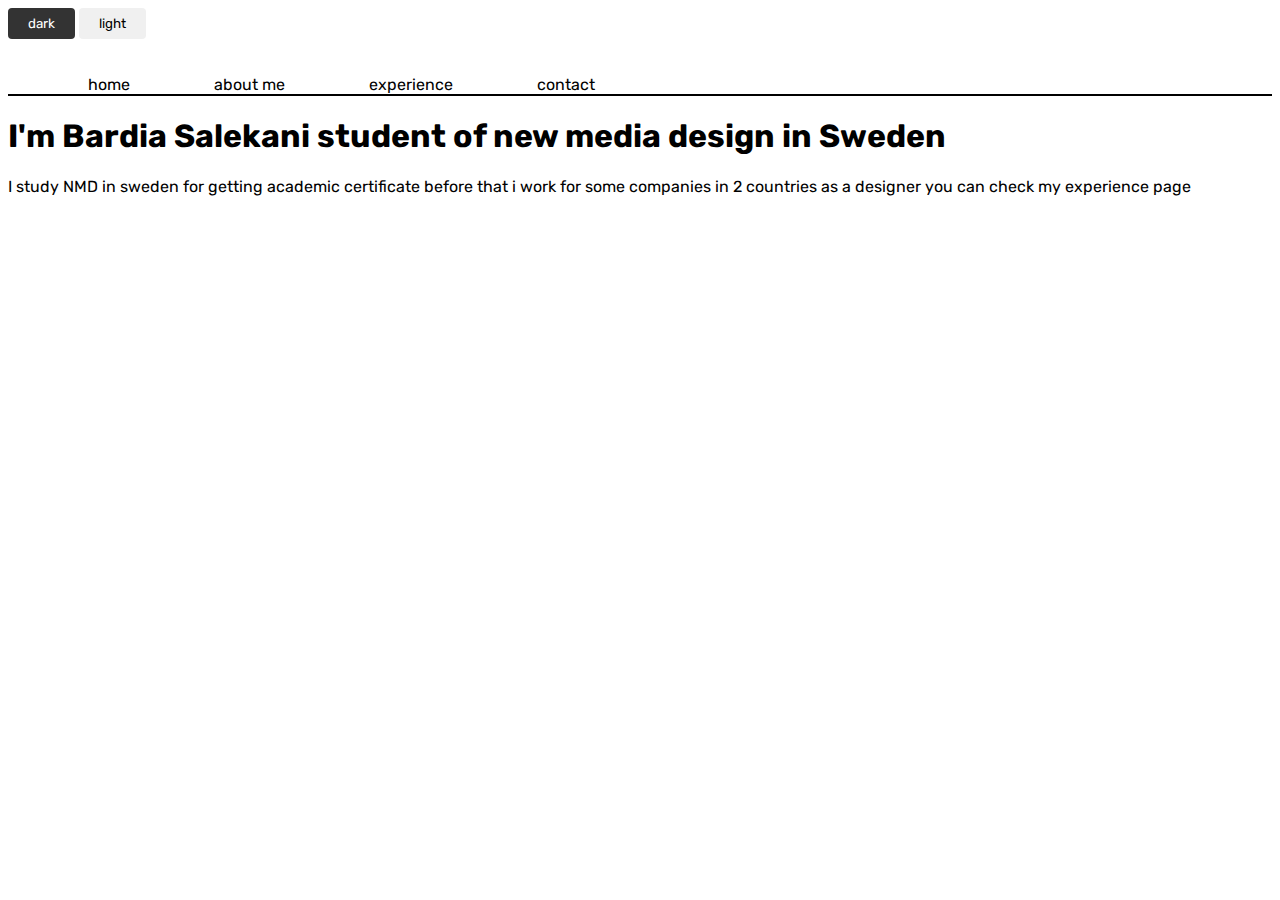
<file: index.html>
<!DOCTYPE html>
<html lang="en">
<head>
    <meta charset="UTF-8">
    <meta name="viewport" content="width=device-width, initial-scale=1.0">
    <title>portfolio</title>
    <script src="portfolio/js/main.js" defer></script>
    <link rel="stylesheet" href="portfolio/css/main.css">
    <link rel="preconnect" href="https://fonts.googleapis.com">
    <link rel="preconnect" href="https://fonts.googleapis.com">
    <link rel="preconnect" href="https://fonts.gstatic.com" crossorigin>
    <link href="https://fonts.googleapis.com/css2?family=Rubik:ital,wght@0,300..900;1,300..900&display=swap" rel="stylesheet">
</head>

<body>
    <header>
        <nav>
            <button id="dark-mode">dark </button>
            <button id="light-mode">light </button>
            <ul>
                <a href="#"><li>home</li></a>
                <a href="#"><li>about me</li></a>
                <a href="experience.html"><li>experience</li></a>
                <a href="contact.html"><li>contact</li></a>
                
            </ul>
        </nav>
    </header>
    <main>
        <h1>I'm Bardia Salekani student of new media design in Sweden</h1>
        <p>I study NMD in sweden for getting academic certificate 
            before that i work for some companies in 2 countries 
            as a designer you can check my experience page </p>
    </main>
</body>
</html>
</file>
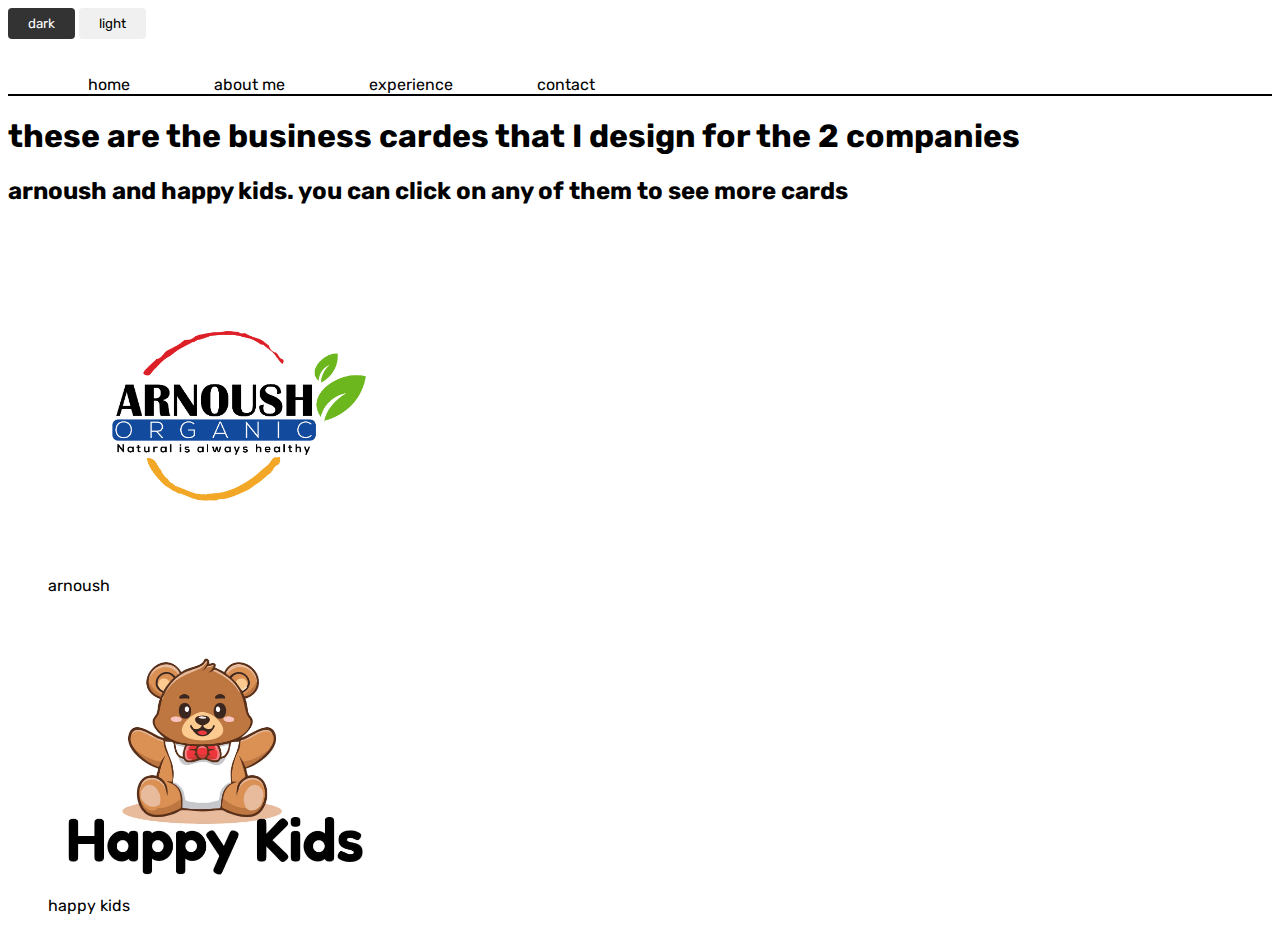
<file: card.html>
<!DOCTYPE html>
<html lang="en">
<head>
    <meta charset="UTF-8">
    <meta name="viewport" content="width=device-width, initial-scale=1.0">
    <title>card</title>
    <script src="portfolio/js/main.js" defer></script>
    <link rel="stylesheet" href="portfolio/css/main.css">
    <link rel="preconnect" href="https://fonts.googleapis.com">
    <link rel="preconnect" href="https://fonts.googleapis.com">
    <link rel="preconnect" href="https://fonts.gstatic.com" crossorigin>
    <link href="https://fonts.googleapis.com/css2?family=Rubik:ital,wght@0,300..900;1,300..900&display=swap" rel="stylesheet">
</head>
<body>
    <header>
        <nav>
            <button id="dark-mode">dark </button>
            <button id="light-mode">light </button>
            <ul>
                <a href="index.html"><li>home</li></a>
                <a href="#"><li>about me</li></a>
                <a href="experience.html"><li>experience</li></a>
                <a href="contact.html"><li>contact</li></a>
            </ul>
        </nav>
    </header>
    <main>
      <h1>
        these are the business cardes that I design for the 2 companies
      </h1>
      <h2>
        arnoush and happy kids. you can click on any of them to see more cards 
      </h2>
      <section class="category-container">
        <figure>
            <a href="arnoush.html">
            <img class="category-image" src="portfolio/img/Arnoush Logo_ّFinal--11.jpg" alt="arnoush">
            <figcaption>arnoush</figcaption>
        </figure>

            <figure>
                <a href="happykids.html">
                <img class="category-image" src="portfolio/img/logo.jpg" alt="happy kids">
                <figcaption>happy kids</figcaption>
            </figure>
    </main>
</body>
</html>
</file>
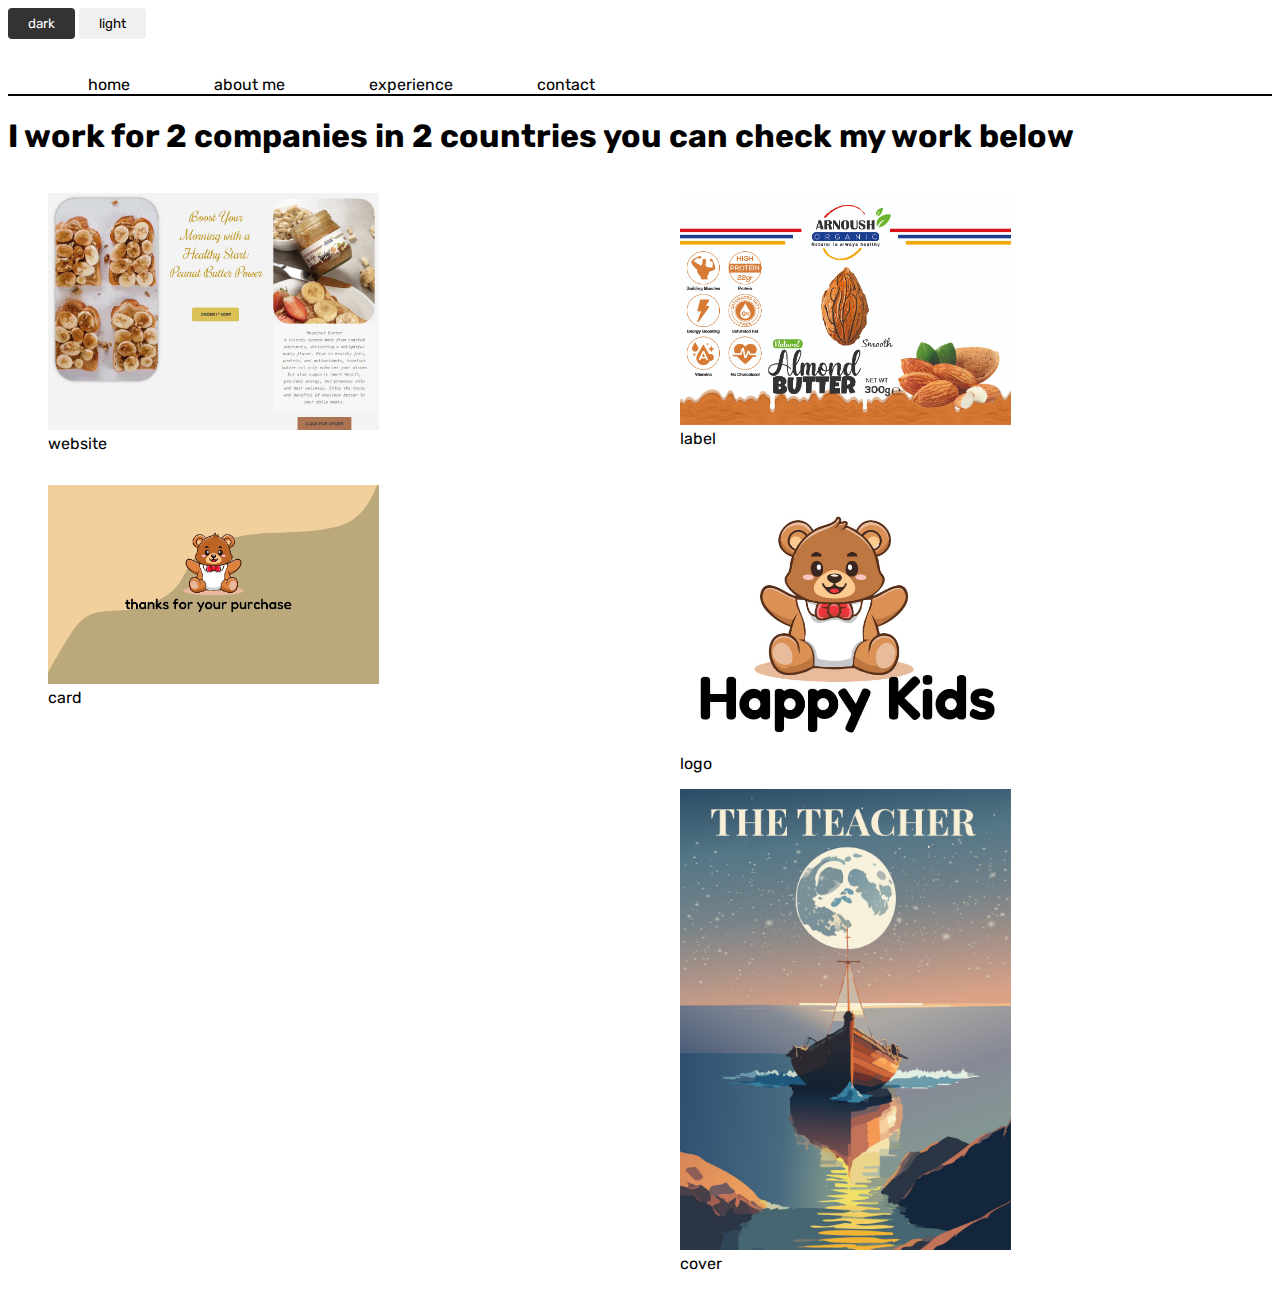
<file: experience.html>
<!DOCTYPE html>
<html lang="en">
<head>
    <meta charset="UTF-8">
    <meta name="viewport" content="width=device-width, initial-scale=1.0">
    <title>experience</title>
    <script src="portfolio/js/main.js" defer></script>
    <link rel="stylesheet" href="portfolio/css/main.css">
    <link rel="preconnect" href="https://fonts.googleapis.com">
    <link rel="preconnect" href="https://fonts.googleapis.com">
    <link rel="preconnect" href="https://fonts.gstatic.com" crossorigin>
    <link href="https://fonts.googleapis.com/css2?family=Rubik:ital,wght@0,300..900;1,300..900&display=swap" rel="stylesheet">
<head>
<body>
    <header>
        <nav>
            <button id="dark-mode">dark </button>
            <button id="light-mode">light </button>
            <ul>
                <a href="index.html"><li>home</li></a>
                <a href="#"><li>about me</li></a>
                <a href="#"><li>experience</li></a>
                <a href="contact.html"><li>contact</li></a>
            </ul>
        </nav>
    </header>
    <main>
        <h1>I work for 2 companies in 2 countries you can check my work below</h1>
        <section class="category-container">
            <figure>
                <a href="https://arnoush.am/">
                <img class="category-image" src="portfolio/img/site.jpg" alt="arnoush wedsite">
                <figcaption>website</figcaption>
            </figure>

            <figure>
                <img class="category-image" src="portfolio/img/almond.jpg" alt="product label">
                <figcaption>label</figcaption>
            </figure>

            <figure>
                <a href="card.html">
                <img class="category-image" src="portfolio/img/card.jpg" alt="purchase card">
                <figcaption>card</figcaption>
            </figure>

            <figure>
                <img class="category-image" src="portfolio/img/logo.jpg" alt="logo">
                <figcaption>logo</figcaption>
            </figure>

            
            <figure>
                <img class="category-image" src="portfolio/img/THE TEACHER - 2.jpg" alt="book cover">
                <figcaption>cover</figcaption>
            </figure>

        </section>
    </main>
</body>
</html>
</file>
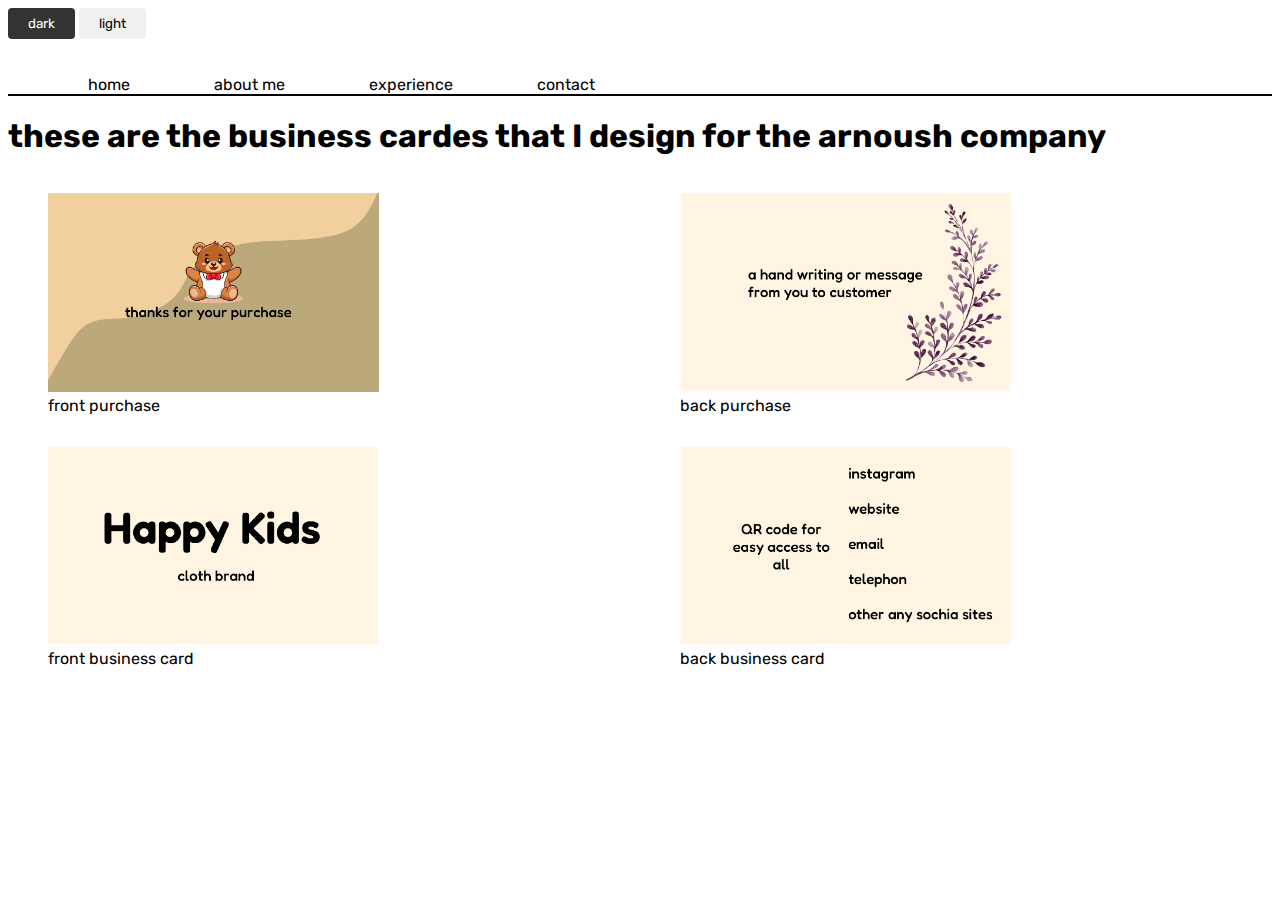
<file: happykids.html>
<!DOCTYPE html>
<html lang="en">
<head>
    <meta charset="UTF-8">
    <meta name="viewport" content="width=device-width, initial-scale=1.0">
    <title>card</title>
    <script src="portfolio/js/main.js" defer></script>
    <link rel="stylesheet" href="portfolio/css/main.css">
    <link rel="preconnect" href="https://fonts.googleapis.com">
    <link rel="preconnect" href="https://fonts.googleapis.com">
    <link rel="preconnect" href="https://fonts.gstatic.com" crossorigin>
    <link href="https://fonts.googleapis.com/css2?family=Rubik:ital,wght@0,300..900;1,300..900&display=swap" rel="stylesheet">
<head>
<body>
    <header>
        <nav>
            <button id="dark-mode">dark </button>
            <button id="light-mode">light </button>
            <ul>
                <a href="index.html"><li>home</li></a>
                <a href="#"><li>about me</li></a>
                <a href="experience.html"><li>experience</li></a>
                <a href="contact.html"><li>contact</li></a>
            </ul>
        </nav>
    </header>
    <main>
      <h1>
        these are the business cardes that I design for the arnoush company
      </h1>
      <section class="category-container">
        <figure>
            <img class="category-image" src="portfolio/img/happy/card.jpg" alt="happy">
            <figcaption>front purchase</figcaption>
        </figure>

        <figure>
            <img class="category-image" src="portfolio/img/happy/01.jpg" alt="arnoush">
            <figcaption>back purchase</figcaption>
        </figure>

        <figure>
            <img class="category-image" src="portfolio/img/happy/03.jpg" alt="arnoush">
            <figcaption>front business card </figcaption>
        </figure>

        <figure>
            <img class="category-image" src="portfolio/img/happy/02.jpg" alt="arnoush">
            <figcaption>back business card</figcaption>
        </figure>
        
    </main>
</body>
</html>
</file>
<file: portfolio/css/main.css>
/*color button*/
#dark-mode {
  background-color: #333;
  color: #ffffff;
  border-radius: 4px;
}
#light-mode {
  background-color: #f0f0f0;
  color: #000;
  border-radius: 4px;
}
.dark-mode {
  background-color: #0A0A0A;
  color: #ffffff;
}

.dark-mode a {
  color: #ffffff;
}

/* font */
*{
  font-family: "Rubik", serif;
}

/* list style */

 ul {
    list-style: none;
    margin-top: 1rem;
    margin-bottom: 1rem;
    border-bottom: 2px solid black;
 }

 a {
    color: black;
    text-decoration: none;
 }

 /* list position */

 li {
    display: inline-block;
    margin-right: 40px;
    margin-top: 20px;
    margin-left: 40px;
 }

 @media screen and (max-width: 520px) {
  ul {
    flex-direction: column;
    align-items: center;
  }

  li {
    display: block;
    margin: 10px 0;
  }
 }
  

 /* category section*/

 .category-image {
  width: 60%;
 }

 /*adding animation*/
@keyframes grow{
  0% {
    transform: scale(1);
  }
  100% {
    transform: scale(1.1);
  }
}
.category-image:hover{
  animation-name: grow;
  animation-duration: 0.5s;
  animation-fill-mode: forwards;
}

 @media screen and (min-width: 520px ) {
  .category-container {
    display: grid;
    grid-template-columns: repeat(1, 1fr);
   }
 }

 @media screen and (min-width: 750px ) {
  .category-container {
    grid-template-columns: repeat(2, 1fr);
   }
 }

 /* form */
 
 form {
   width: 400px;
   margin: 20px;
 }
 input, textarea {
 width: 300px;
 margin-bottom: 10px;
 padding: 8px;
 }
 
 textarea {
   height: 100px;
 }

 button {
   padding: 8px 20px;
   background: green;
   color: white;
   border: none;
 }
</file>
